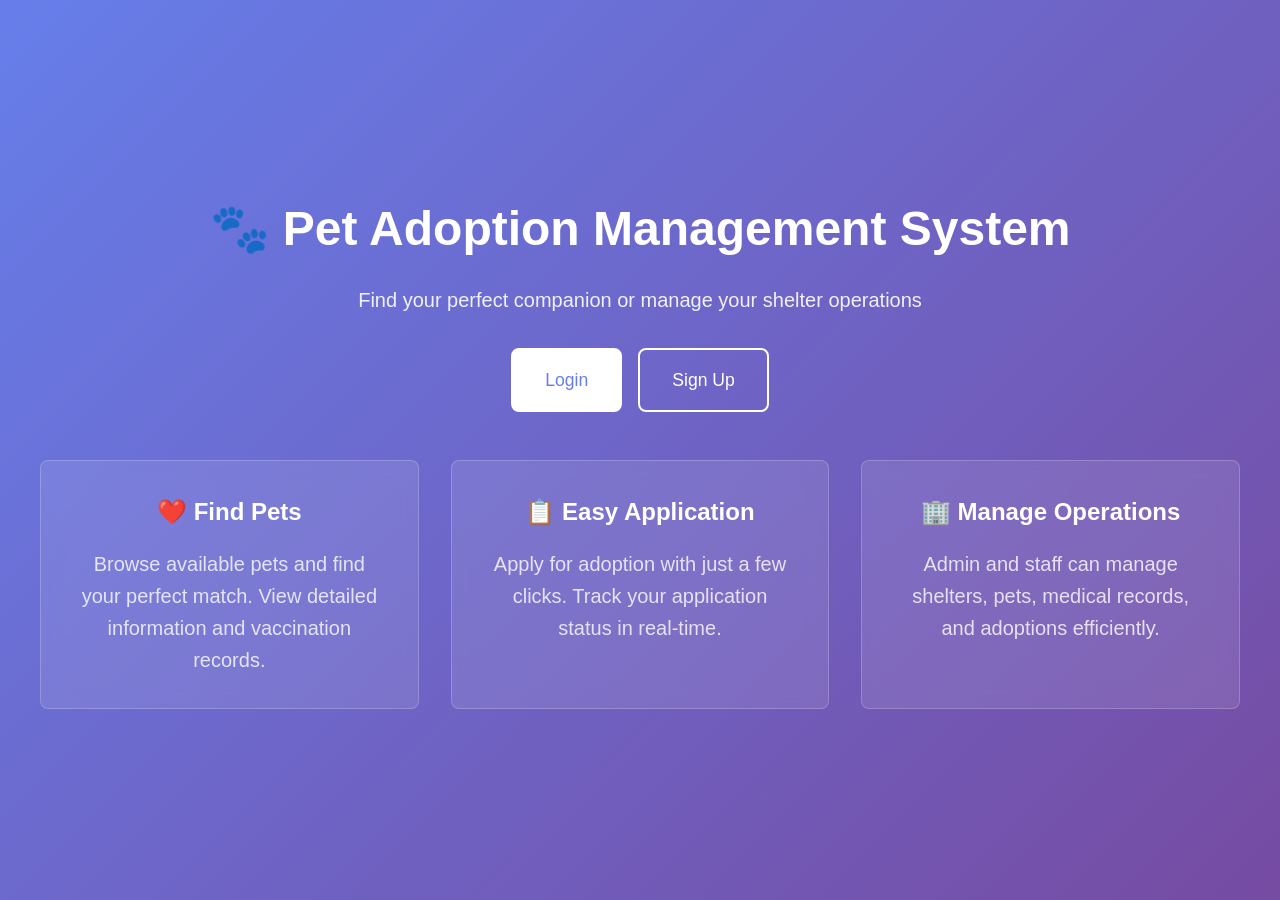
<file: frontend/index.html>
<!DOCTYPE html>
<html lang="en">
<head>
    <meta charset="UTF-8">
    <meta name="viewport" content="width=device-width, initial-scale=1.0">
    <title>Pet Adoption Management System</title>
    <link rel="stylesheet" href="css/style.css">
    <style>
        .landing-container {
            min-height: 100vh;
            display: flex;
            flex-direction: column;
            justify-content: center;
            align-items: center;
            background: linear-gradient(135deg, #667eea 0%, #764ba2 100%);
            color: white;
            text-align: center;
            padding: 2rem;
        }

        .landing-container h1 {
            font-size: 3rem;
            margin-bottom: 1rem;
            color: white;
        }

        .landing-container p {
            font-size: 1.25rem;
            margin-bottom: 2rem;
            color: rgba(255, 255, 255, 0.9);
        }

        .landing-buttons {
            display: flex;
            gap: 1rem;
            justify-content: center;
            flex-wrap: wrap;
            margin-bottom: 2rem;
        }

        .landing-btn {
            padding: 1rem 2rem;
            font-size: 1.1rem;
            border: 2px solid white;
            background: transparent;
            color: white;
            cursor: pointer;
            border-radius: 8px;
            transition: all 0.3s;
            text-decoration: none;
            display: inline-block;
        }

        .landing-btn:hover {
            background: white;
            color: #667eea;
            transform: translateY(-2px);
        }

        .landing-btn.primary {
            background: white;
            color: #667eea;
        }

        .landing-btn.primary:hover {
            background: rgba(255, 255, 255, 0.9);
        }

        .features {
            display: grid;
            grid-template-columns: repeat(auto-fit, minmax(250px, 1fr));
            gap: 2rem;
            margin-top: 3rem;
            max-width: 1200px;
            margin-left: auto;
            margin-right: auto;
        }

        .feature-card {
            background: rgba(255, 255, 255, 0.1);
            padding: 2rem;
            border-radius: 8px;
            backdrop-filter: blur(10px);
            border: 1px solid rgba(255, 255, 255, 0.2);
        }

        .feature-card h3 {
            color: white;
            margin-bottom: 1rem;
            font-size: 1.5rem;
        }

        .feature-card p {
            color: rgba(255, 255, 255, 0.8);
            margin: 0;
        }

        .loading {
            display: flex;
            align-items: center;
            justify-content: center;
            gap: 0.5rem;
        }

        .spinner {
            border: 3px solid rgba(255, 255, 255, 0.3);
            border-radius: 50%;
            border-top: 3px solid white;
            width: 20px;
            height: 20px;
            animation: spin 1s linear infinite;
        }

        @keyframes spin {
            0% { transform: rotate(0deg); }
            100% { transform: rotate(360deg); }
        }
    </style>
</head>
<body>
    <div class="landing-container">
        <div id="content">
            <h1>🐾 Pet Adoption Management System</h1>
            <p>Find your perfect companion or manage your shelter operations</p>
            
            <div class="landing-buttons">
                <a href="login.html" class="landing-btn primary">Login</a>
                <a href="login.html" class="landing-btn">Sign Up</a>
            </div>

            <div class="features">
                <div class="feature-card">
                    <h3>❤️ Find Pets</h3>
                    <p>Browse available pets and find your perfect match. View detailed information and vaccination records.</p>
                </div>
                <div class="feature-card">
                    <h3>📋 Easy Application</h3>
                    <p>Apply for adoption with just a few clicks. Track your application status in real-time.</p>
                </div>
                <div class="feature-card">
                    <h3>🏢 Manage Operations</h3>
                    <p>Admin and staff can manage shelters, pets, medical records, and adoptions efficiently.</p>
                </div>
            </div>
        </div>
    </div>

    <script src="js/api.js?v=20260408"></script>
    <script src="js/auth.js?v=20260408"></script>
    <script>
        // Check if user is logged in and redirect accordingly
        window.addEventListener('DOMContentLoaded', function() {
            const user = getCurrentUser();
            
            if (user && user.role) {
                // User is logged in, redirect based on role
                console.log('User logged in with role:', user.role);
                
                // Show loading message
                document.getElementById('content').innerHTML = `
                    <div class="loading">
                        <span>Redirecting to your dashboard</span>
                        <div class="spinner"></div>
                    </div>
                `;

                // Redirect based on role
                setTimeout(() => {
                    switch((user.role || '').toUpperCase()) {
                        case 'ADMIN':
                            window.location.href = 'admin-dashboard.html?v=20260408r2';
                            break;
                        case 'STAFF':
                            window.location.href = 'staff-dashboard.html?v=20260408r2';
                            break;
                        case 'ADOPTER':
                            window.location.href = 'adopter-dashboard.html?v=20260408r2';
                            break;
                        default:
                            console.log('Unknown role, clearing stale session:', user.role);
                            localStorage.removeItem('currentUser');
                            window.location.href = 'login.html';
                    }
                }, 1000);
            }
            // If not logged in, stay on landing page
        });
    </script>
</body>
</html>
</file>
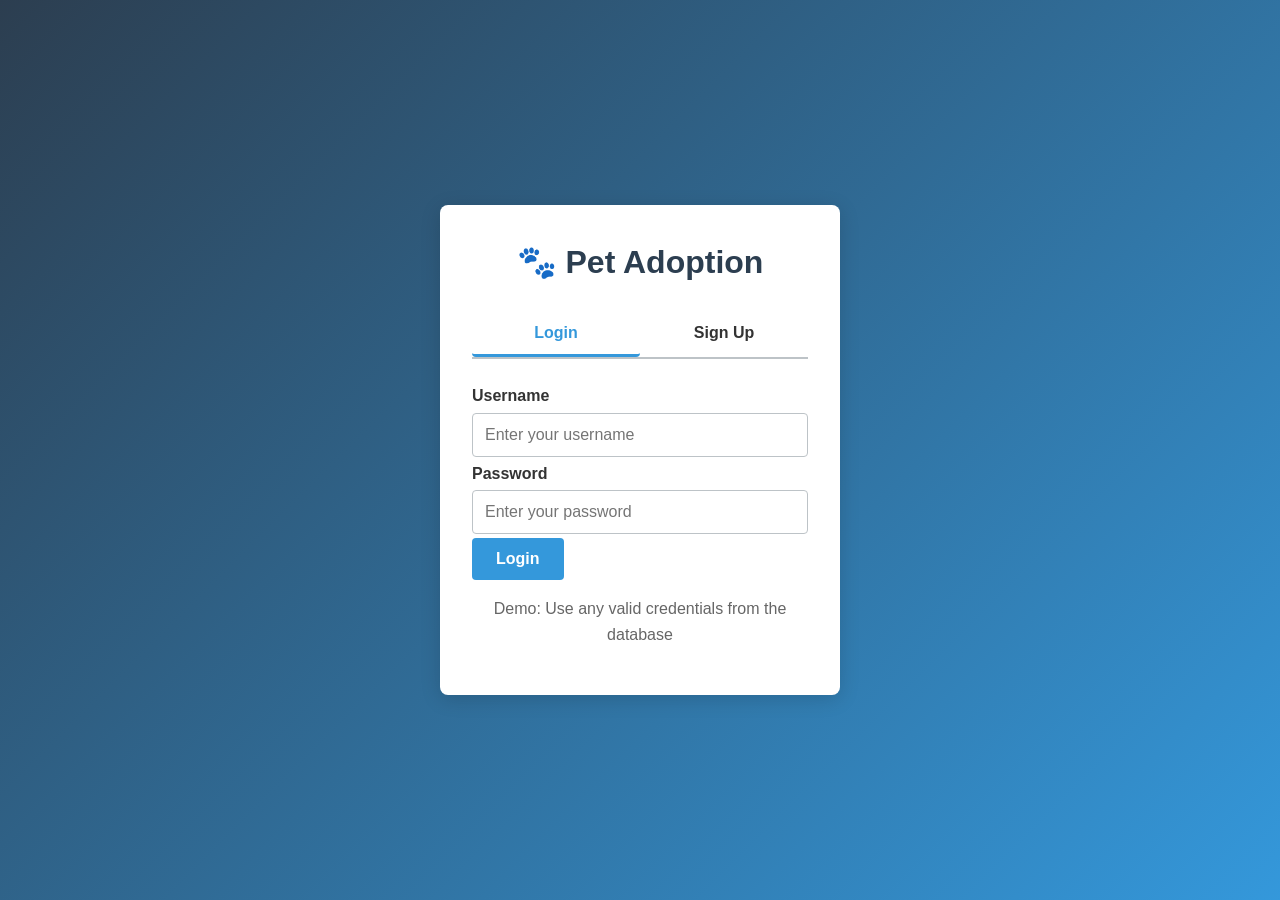
<file: frontend/admin-dashboard.html>
<!DOCTYPE html>
<html lang="en">
<head>
    <meta charset="UTF-8">
    <meta name="viewport" content="width=device-width, initial-scale=1.0">
    <title>Admin Dashboard - Pet Adoption System</title>
    <link rel="stylesheet" href="css/style.css">
</head>
<body>
    <!-- Navigation Bar -->
    <nav>
        <div class="logo">🐾 Pet Adoption Admin</div>
        <ul class="nav-links">
            <li><a href="#" onclick="switchSection('overview'); return false;">Dashboard</a></li>
            <li><a href="#" onclick="switchSection('pets'); return false;">Pets</a></li>
            <li><a href="#" onclick="switchSection('adoptions'); return false;">Adoptions</a></li>
            <li><a href="#" onclick="switchSection('reports'); return false;">Reports</a></li>
        </ul>
        <div class="user-info">
            <span id="username">Admin</span>
            <button class="logout-btn" onclick="logoutUser()">Logout</button>
        </div>
    </nav>

    <div class="dashboard">
        <!-- Sidebar -->
        <div class="sidebar">
            <ul>
                <li><a href="#" class="sidebar-link active" data-section="overview" onclick="switchSection('overview'); return false;">📊 Dashboard Overview</a></li>
                <li><a href="#" class="sidebar-link" data-section="pets" onclick="switchSection('pets'); return false;">🐕 Pets</a></li>
                <li><a href="#" class="sidebar-link" data-section="shelters" onclick="switchSection('shelters'); return false;">🏠 Shelters</a></li>
                <li><a href="#" class="sidebar-link" data-section="vets" onclick="switchSection('vets'); return false;">⚕️ Veterinarians</a></li>
                <li><a href="#" class="sidebar-link" data-section="medical-records" onclick="switchSection('medical-records'); return false;">📋 Medical Records</a></li>
                <li><a href="#" class="sidebar-link" data-section="vaccinations" onclick="switchSection('vaccinations'); return false;">💉 Vaccinations</a></li>
                <li><a href="#" class="sidebar-link" data-section="staff" onclick="switchSection('staff'); return false;">👥 Staff</a></li>
                <li><a href="#" class="sidebar-link" data-section="admins" onclick="switchSection('admins'); return false;">⚙️ Admins</a></li>
                <li><a href="#" class="sidebar-link" data-section="adoptions" onclick="switchSection('adoptions'); return false;">❤️ Adoptions</a></li>
                <li><a href="#" class="sidebar-link" data-section="reports" onclick="switchSection('reports'); return false;">📈 Reports</a></li>
            </ul>
        </div>

        <!-- Main Content -->
        <div class="main-content">
            <!-- Overview Section -->
            <div id="overview" class="content-section active">
                <h1>Dashboard Overview</h1>
                <div id="statistics-container"></div>
                
                <h2>Quick Actions</h2>
                <div class="btn-group">
                    <button class="btn btn-primary" onclick="switchSection('pets'); showAddPetForm()">+ Add Pet</button>
                    <button class="btn btn-primary" onclick="switchSection('shelters'); showAddShelterForm()">+ Add Shelter</button>
                    <button class="btn btn-primary" onclick="switchSection('vets'); showAddVetForm()">+ Add Vet</button>
                    <button class="btn btn-primary" onclick="switchSection('staff'); showAddStaffForm()">+ Add Staff</button>
                </div>
            </div>

            <!-- Pets Section -->
            <div id="pets" class="content-section">
                <div style="display: flex; justify-content: space-between; align-items: center; margin-bottom: 1.5rem;">
                    <h1>Pet Management</h1>
                    <button class="btn btn-primary" onclick="showAddPetForm()">+ Add New Pet</button>
                </div>
                <div id="pets-container"></div>
            </div>

            <!-- Shelters Section -->
            <div id="shelters" class="content-section">
                <div style="display: flex; justify-content: space-between; align-items: center; margin-bottom: 1.5rem;">
                    <h1>Shelter Management</h1>
                    <button class="btn btn-primary" onclick="showAddShelterForm()">+ Add New Shelter</button>
                </div>
                <div id="shelters-container"></div>
            </div>

            <!-- Vets Section -->
            <div id="vets" class="content-section">
                <div style="display: flex; justify-content: space-between; align-items: center; margin-bottom: 1.5rem;">
                    <h1>Veterinarian Management</h1>
                    <button class="btn btn-primary" onclick="showAddVetForm()">+ Add New Vet</button>
                </div>
                <div id="vets-container"></div>
            </div>

            <!-- Medical Records Section -->
            <div id="medical-records" class="content-section">
                <h1>Medical Records Management</h1>
                <div id="medical-records-container"></div>
            </div>

            <!-- Vaccinations Section -->
            <div id="vaccinations" class="content-section">
                <h1>Vaccination Management</h1>
                <div id="vaccinations-container"></div>
            </div>

            <!-- Staff Section -->
            <div id="staff" class="content-section">
                <div style="display: flex; justify-content: space-between; align-items: center; margin-bottom: 1.5rem;">
                    <h1>Staff Management</h1>
                    <button class="btn btn-primary" onclick="showAddStaffForm()">+ Add New Staff</button>
                </div>
                <div id="staff-container"></div>
            </div>

            <!-- Admins Section -->
            <div id="admins" class="content-section">
                <div style="display: flex; justify-content: space-between; align-items: center; margin-bottom: 1.5rem;">
                    <h1>Admin Management</h1>
                    <button class="btn btn-primary" onclick="showAddAdminForm()">+ Add New Admin</button>
                </div>
                <div id="admins-container"></div>
            </div>

            <!-- Adoptions Section -->
            <div id="adoptions" class="content-section">
                <div style="display: flex; justify-content: space-between; align-items: center; margin-bottom: 1.5rem;">
                    <h1>Adoption Requests</h1>
                    <button class="btn btn-success" onclick="exportAdoptionReport()">📥 Export Report</button>
                </div>
                <div id="adoption-requests-container"></div>
            </div>

            <!-- Reports Section -->
            <div id="reports" class="content-section">
                <h1>Reports & Analytics</h1>
                
                <h2>Adoption Statistics</h2>
                <div id="adoption-stats-container"></div>

                <h2 style="margin-top: 2rem;">Pet Status Report</h2>
                <div id="pet-status-report-container"></div>

                <h2 style="margin-top: 2rem;">Shelter Capacity Utilization</h2>
                <div id="shelter-capacity-container"></div>
            </div>
        </div>
    </div>

    <script src="js/api.js?v=20260408r3"></script>
    <script src="js/auth.js?v=20260408r3"></script>
    <script src="js/pets.js?v=20260408r3"></script>
    <script src="js/adoptions.js?v=20260408r3"></script>
    <script>
        // Initialize admin dashboard
        window.addEventListener('DOMContentLoaded', function() {
            checkAuthStatus();
            const user = getCurrentUser();
            const role = (user.role || '').toUpperCase();
            if (role !== 'ADMIN') {
                if (role === 'STAFF') {
                    window.location.href = 'staff-dashboard.html?v=20260408r3';
                    return;
                }
                if (role === 'ADOPTER') {
                    window.location.href = 'adopter-dashboard.html?v=20260408r3';
                    return;
                }
                alert('Session invalid. Please login again.');
                localStorage.removeItem('currentUser');
                window.location.href = 'login.html';
                return;
            }
            document.getElementById('username').textContent = user.username || 'Admin';
            loadOverview();
        });

        // Switch between sections
        function switchSection(sectionId) {
            // Hide all sections
            document.querySelectorAll('.content-section').forEach(section => {
                section.classList.remove('active');
            });

            // Update sidebar
            document.querySelectorAll('.sidebar-link').forEach(link => {
                link.classList.remove('active');
            });

            // Show selected section
            document.getElementById(sectionId).classList.add('active');
            
            // Update sidebar highlighting
            const sidebarLink = document.querySelector(`.sidebar-link[data-section="${sectionId}"]`);
            if (sidebarLink) {
                sidebarLink.classList.add('active');
            }

            // Load content based on section
            switch(sectionId) {
                case 'overview':
                    loadOverview();
                    break;
                case 'pets':
                    displayAllPets('pets-container');
                    break;
                case 'shelters':
                    displayAllShelters('shelters-container');
                    break;
                case 'vets':
                    displayAllVets('vets-container');
                    break;
                case 'medical-records':
                    displayAllMedicalRecords('medical-records-container');
                    break;
                case 'vaccinations':
                    displayAllVaccinations('vaccinations-container');
                    break;
                case 'staff':
                    displayAllStaff('staff-container');
                    break;
                case 'admins':
                    displayAllAdmins('admins-container');
                    break;
                case 'adoptions':
                    displayAdoptionRequests('adoption-requests-container');
                    break;
                case 'reports':
                    loadReports();
                    break;
            }
        }

        // Load overview with statistics
        async function loadOverview() {
            try {
                await displayAdoptionStatistics('statistics-container');
            } catch (error) {
                console.error('Error loading overview:', error);
            }
        }

        // Load reports
        async function loadReports() {
            await displayAdoptionStatistics('adoption-stats-container');
            await displayPetStatusReport('pet-status-report-container');
            await displayShelterCapacityUtilization('shelter-capacity-container');
        }

        // Display all shelters
        async function displayAllShelters(containerId) {
            const container = document.getElementById(containerId);
            container.innerHTML = '<p>Loading shelters...</p>';

            try {
                const shelters = await getAllShelters();

                if (!shelters || shelters.length === 0) {
                    container.innerHTML = '<p>No shelters found.</p>';
                    return;
                }

                let html = '<table class="shelters-table"><thead><tr>' +
                    '<th>Name</th><th>Capacity</th><th>Contact</th><th>Actions</th>' +
                    '</tr></thead><tbody>';

                shelters.forEach(shelter => {
                    html += `
                        <tr>
                            <td>${shelter.name}</td>
                            <td>${shelter.capacity}</td>
                            <td>${shelter.contactNo}</td>
                            <td>
                                <button onclick="editShelterForm(${shelter.shelterId})" class="btn-small">Edit</button>
                                <button onclick="deleteShelterConfirm(${shelter.shelterId})" class="btn-small danger">Delete</button>
                            </td>
                        </tr>
                    `;
                });

                html += '</tbody></table>';
                container.innerHTML = html;
            } catch (error) {
                container.innerHTML = '<p class="error">Error loading shelters</p>';
            }
        }

        // Display all vets
        async function displayAllVets(containerId) {
            const container = document.getElementById(containerId);
            container.innerHTML = '<p>Loading vets...</p>';

            try {
                const vets = await getAllVets();

                if (!vets || vets.length === 0) {
                    container.innerHTML = '<p>No vets found.</p>';
                    return;
                }

                let html = '<table class="vets-table"><thead><tr>' +
                    '<th>Name</th><th>Clinic</th><th>Phone</th><th>Specialization</th><th>Actions</th>' +
                    '</tr></thead><tbody>';

                vets.forEach(vet => {
                    html += `
                        <tr>
                            <td>${vet.name}</td>
                            <td>${vet.clinicName}</td>
                            <td>${vet.phone}</td>
                            <td>${vet.specialization}</td>
                            <td>
                                <button onclick="editVetForm(${vet.vetId})" class="btn-small">Edit</button>
                                <button onclick="deleteVetConfirm(${vet.vetId})" class="btn-small danger">Delete</button>
                            </td>
                        </tr>
                    `;
                });

                html += '</tbody></table>';
                container.innerHTML = html;
            } catch (error) {
                container.innerHTML = '<p class="error">Error loading vets</p>';
            }
        }

        // Display all medical records
        async function displayAllMedicalRecords(containerId) {
            const container = document.getElementById(containerId);
            container.innerHTML = '<p>Loading medical records...</p>';

            try {
                const records = await getAllMedicalRecords();

                if (!records || records.length === 0) {
                    container.innerHTML = '<p>No medical records found.</p>';
                    return;
                }

                let html = '<table class="records-table"><thead><tr>' +
                    '<th>Pet</th><th>Diagnosis</th><th>Treatment</th><th>Visit Date</th><th>Actions</th>' +
                    '</tr></thead><tbody>';

                records.forEach(record => {
                    html += `
                        <tr>
                            <td>${record.pet?.name || 'N/A'}</td>
                            <td>${record.diagnosis}</td>
                            <td>${record.treatment}</td>
                            <td>${record.visitDate}</td>
                            <td>
                                <button onclick="editMedicalRecordForm(${record.medicalRecordId})" class="btn-small">Edit</button>
                                <button onclick="deleteMedicalRecordConfirm(${record.medicalRecordId})" class="btn-small danger">Delete</button>
                            </td>
                        </tr>
                    `;
                });

                html += '</tbody></table>';
                container.innerHTML = html;
            } catch (error) {
                container.innerHTML = '<p class="error">Error loading medical records</p>';
            }
        }

        // Display all vaccinations
        async function displayAllVaccinations(containerId) {
            const container = document.getElementById(containerId);
            container.innerHTML = '<p>Loading vaccinations...</p>';

            try {
                const vaccinations = await getAllVaccinations();

                if (!vaccinations || vaccinations.length === 0) {
                    container.innerHTML = '<p>No vaccinations found.</p>';
                    return;
                }

                let html = '<table class="vaccinations-table"><thead><tr>' +
                    '<th>Pet</th><th>Vaccine Name</th><th>Date</th><th>Next Due</th><th>Status</th><th>Actions</th>' +
                    '</tr></thead><tbody>';

                vaccinations.forEach(vac => {
                    html += `
                        <tr>
                            <td>${vac.pet?.name || 'N/A'}</td>
                            <td>${vac.vaccineName}</td>
                            <td>${vac.vaccinationDate}</td>
                            <td>${vac.nextDueDate || 'N/A'}</td>
                            <td><span class="status ${vac.status.toLowerCase()}">${vac.status}</span></td>
                            <td>
                                <button onclick="editVaccinationForm(${vac.vaccinationId})" class="btn-small">Edit</button>
                                <button onclick="deleteVaccinationConfirm(${vac.vaccinationId})" class="btn-small danger">Delete</button>
                            </td>
                        </tr>
                    `;
                });

                html += '</tbody></table>';
                container.innerHTML = html;
            } catch (error) {
                container.innerHTML = '<p class="error">Error loading vaccinations</p>';
            }
        }

        // Display all staff
        async function displayAllStaff(containerId) {
            const container = document.getElementById(containerId);
            container.innerHTML = '<p>Loading staff...</p>';

            try {
                const staff = await getAllStaff();

                if (!staff || staff.length === 0) {
                    container.innerHTML = '<p>No staff found.</p>';
                    return;
                }

                let html = '<table class="staff-table"><thead><tr>' +
                    '<th>Name</th><th>Position</th><th>Shelter</th><th>Phone</th><th>Actions</th>' +
                    '</tr></thead><tbody>';

                staff.forEach(s => {
                    const staffName = s.name || s.user?.username || 'N/A';
                    const staffPosition = s.position || s.role || 'N/A';
                    html += `
                        <tr>
                            <td>${staffName}</td>
                            <td>${staffPosition}</td>
                            <td>${s.shelter?.name || 'N/A'}</td>
                            <td>${s.phone || 'N/A'}</td>
                            <td>
                                <button onclick="editStaffForm(${s.staffId})" class="btn-small">Edit</button>
                                <button onclick="deleteStaffConfirm(${s.staffId})" class="btn-small danger">Delete</button>
                            </td>
                        </tr>
                    `;
                });

                html += '</tbody></table>';
                container.innerHTML = html;
            } catch (error) {
                container.innerHTML = '<p class="error">Error loading staff</p>';
            }
        }

        // Display all admins
        async function displayAllAdmins(containerId) {
            const container = document.getElementById(containerId);
            container.innerHTML = '<p>Loading admins...</p>';

            try {
                const admins = await getAllAdmins();

                if (!admins || admins.length === 0) {
                    container.innerHTML = '<p>No admins found.</p>';
                    return;
                }

                let html = '<table class="admins-table"><thead><tr>' +
                    '<th>Name</th><th>Permissions</th><th>Actions</th>' +
                    '</tr></thead><tbody>';

                admins.forEach(admin => {
                    html += `
                        <tr>
                            <td>${admin.name || admin.user?.username}</td>
                            <td>${admin.permissions || 'Full Access'}</td>
                            <td>
                                <button onclick="editAdminForm(${admin.adminId})" class="btn-small">Edit</button>
                            </td>
                        </tr>
                    `;
                });

                html += '</tbody></table>';
                container.innerHTML = html;
            } catch (error) {
                container.innerHTML = '<p class="error">Error loading admins</p>';
            }
        }

        // Display pet status report
        async function displayPetStatusReport(containerId) {
            const container = document.getElementById(containerId);
            container.innerHTML = '<p>Loading report...</p>';

            try {
                const report = await getPetStatusReport();

                if (!report) {
                    container.innerHTML = '<p>No report data available.</p>';
                    return;
                }

                const normalized = Array.isArray(report)
                    ? report.map(item => Array.isArray(item) ? { status: item[0], count: item[1] } : item)
                    : Object.entries(report).map(([status, count]) => ({ status, count }));

                let html = '<div class="statistics-grid">';
                normalized.forEach(({ status, count }) => {
                    html += `
                        <div class="stat-card">
                            <h3>${status ?? 'Unknown'}</h3>
                            <p class="stat-number">${count ?? 0}</p>
                        </div>
                    `;
                });
                html += '</div>';

                container.innerHTML = html;
            } catch (error) {
                container.innerHTML = '<p class="error">Error loading report</p>';
            }
        }

        // Display shelter capacity utilization
        async function displayShelterCapacityUtilization(containerId) {
            const container = document.getElementById(containerId);
            container.innerHTML = '<p>Loading shelter capacity...</p>';

            try {
                const utilization = await getShelterCapacityUtilization();

                if (!utilization || utilization.length === 0) {
                    container.innerHTML = '<p>No shelter data available.</p>';
                    return;
                }

                let html = '<table class="capacity-table"><thead><tr>' +
                    '<th>Shelter</th><th>Capacity</th><th>Current</th><th>Utilization %</th>' +
                    '</tr></thead><tbody>';

                utilization.forEach(item => {
                    const shelterName = Array.isArray(item) ? item[1] : (item.shelterName || item.name);
                    const capacity = Number(Array.isArray(item) ? item[2] : item.capacity);
                    const current = Number(Array.isArray(item) ? item[3] : (item.current ?? item.totalPets));
                    const utilizationPercent = Number(Array.isArray(item) ? item[4] : item.utilizationPercent);
                    const utilRaw = Number.isFinite(utilizationPercent)
                        ? utilizationPercent
                        : (capacity > 0 ? (current / capacity) * 100 : 0);
                    const util = Math.max(0, utilRaw).toFixed(1);

                    html += `
                        <tr>
                            <td>${shelterName || 'N/A'}</td>
                            <td>${Number.isFinite(capacity) ? capacity : 'N/A'}</td>
                            <td>${Number.isFinite(current) ? current : 'N/A'}</td>
                            <td>
                                <div style="background: #ecf0f1; border-radius: 10px; overflow: hidden; height: 20px;">
                                    <div style="background: ${util > 80 ? '#e74c3c' : util > 60 ? '#f39c12' : '#27ae60'}; width: ${util}%; height: 100%; transition: width 0.3s;"></div>
                                </div>
                                ${util}%
                            </td>
                        </tr>
                    `;
                });

                html += '</tbody></table>';
                container.innerHTML = html;
            } catch (error) {
                container.innerHTML = '<p class="error">Error loading shelter capacity</p>';
            }
        }

        // Logout function
        function logoutUser() {
            if (confirm('Are you sure you want to logout?')) {
                logout();
                window.location.href = 'login.html';
            }
        }

        // Helper functions for deletion
        function deleteShelterConfirm(shelterId) {
            if (confirm('Are you sure you want to delete this shelter?')) {
                deleteShelter(shelterId).then(() => {
                    displayAllShelters('shelters-container');
                });
            }
        }

        function deleteVetConfirm(vetId) {
            if (confirm('Are you sure you want to delete this vet?')) {
                deleteVet(vetId).then(() => {
                    displayAllVets('vets-container');
                });
            }
        }

        function deleteMedicalRecordConfirm(recordId) {
            if (confirm('Are you sure you want to delete this medical record?')) {
                deleteMedicalRecord(recordId).then(() => {
                    displayAllMedicalRecords('medical-records-container');
                });
            }
        }

        function deleteVaccinationConfirm(vacId) {
            if (confirm('Are you sure you want to delete this vaccination?')) {
                deleteVaccination(vacId).then(() => {
                    displayAllVaccinations('vaccinations-container');
                });
            }
        }

        function deleteStaffConfirm(staffId) {
            if (confirm('Are you sure you want to delete this staff member?')) {
                deleteStaff(staffId).then(() => {
                    displayAllStaff('staff-container');
                });
            }
        }

        // Additional form and edit functions would go here
        function showAddShelterForm() {
            alert('Shelter form implementation pending');
        }

        function editShelterForm(shelterId) {
            alert('Edit shelter form implementation pending');
        }

        function showAddVetForm() {
            alert('Vet form implementation pending');
        }

        function editVetForm(vetId) {
            alert('Edit vet form implementation pending');
        }

        function editMedicalRecordForm(recordId) {
            alert('Edit medical record form implementation pending');
        }

        function editVaccinationForm(vacId) {
            alert('Edit vaccination form implementation pending');
        }

        function showAddStaffForm() {
            alert('Staff form implementation pending');
        }

        function editStaffForm(staffId) {
            alert('Edit staff form implementation pending');
        }

        function showAddAdminForm() {
            alert('Admin form implementation pending');
        }

        function editAdminForm(adminId) {
            alert('Edit admin form implementation pending');
        }
    </script>
</body>
</html>
</file>
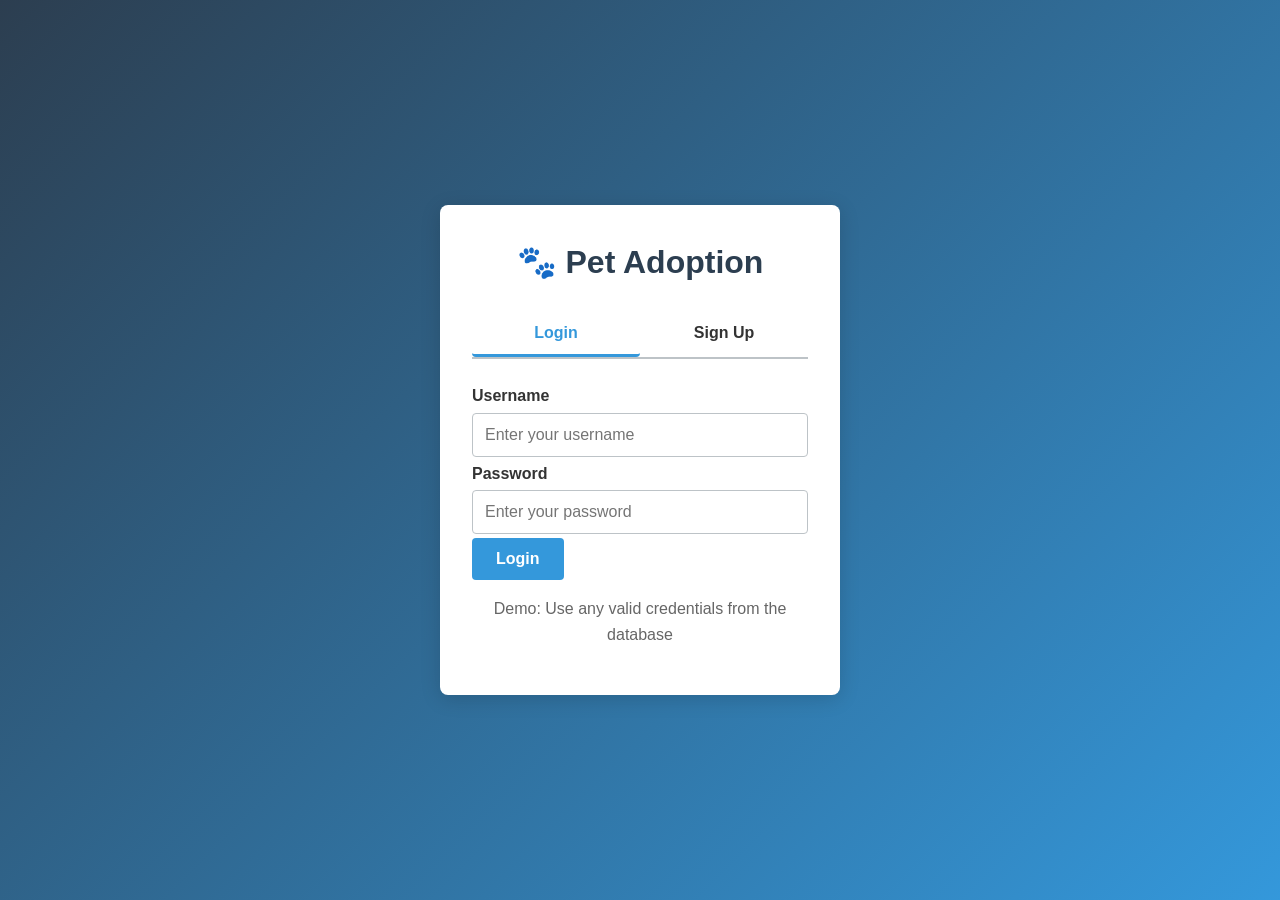
<file: frontend/adopter-dashboard.html>
<!DOCTYPE html>
<html lang="en">
<head>
    <meta charset="UTF-8">
    <meta name="viewport" content="width=device-width, initial-scale=1.0">
    <title>Adopter Portal - Pet Adoption System</title>
    <link rel="stylesheet" href="css/style.css">
</head>
<body>
    <!-- Navigation Bar -->
    <nav>
        <div class="logo">🐾 Pet Adoption Portal</div>
        <ul class="nav-links">
            <li><a href="#" onclick="switchSection('available-pets'); return false;">Available Pets</a></li>
            <li><a href="#" onclick="switchSection('my-adoptions'); return false;">My Applications</a></li>
            <li><a href="#" onclick="switchSection('profile'); return false;">My Profile</a></li>
        </ul>
        <div class="user-info">
            <span id="username">Adopter</span>
            <button class="logout-btn" onclick="logoutUser()">Logout</button>
        </div>
    </nav>

    <div class="dashboard">
        <!-- Sidebar -->
        <div class="sidebar">
            <ul>
                <li><a href="#" class="sidebar-link active" data-section="available-pets" onclick="switchSection('available-pets'); return false;">🐕 Available Pets</a></li>
                <li><a href="#" class="sidebar-link" data-section="my-adoptions" onclick="switchSection('my-adoptions'); return false;">❤️ My Applications</a></li>
                <li><a href="#" class="sidebar-link" data-section="pet-search" onclick="switchSection('pet-search'); return false;">🔍 Search Pets</a></li>
                <li><a href="#" class="sidebar-link" data-section="profile" onclick="switchSection('profile'); return false;">👤 My Profile</a></li>
                <li><a href="#" class="sidebar-link" data-section="faq" onclick="switchSection('faq'); return false;">❓ FAQ</a></li>
            </ul>
        </div>

        <!-- Main Content -->
        <div class="main-content">
            <!-- Available Pets Section -->
            <div id="available-pets" class="content-section active">
                <h1>🐾 Available Pets for Adoption</h1>
                <p>Browse our available pets and apply for adoption below.</p>
                <div id="available-pets-container"></div>
            </div>

            <!-- My Adoptions Section -->
            <div id="my-adoptions" class="content-section">
                <h1>❤️ My Adoption Applications</h1>
                <p>Track the status of your adoption applications.</p>
                <div id="my-adoptions-container"></div>
            </div>

            <!-- Pet Search Section -->
            <div id="pet-search" class="content-section">
                <h1>🔍 Search for Pets</h1>
                <div class="search-filters" style="background: white; padding: 1.5rem; border-radius: 8px; margin-bottom: 2rem; box-shadow: 0 2px 10px rgba(0, 0, 0, 0.1);">
                    <div style="display: grid; grid-template-columns: repeat(auto-fit, minmax(200px, 1fr)); gap: 1rem;">
                        <div class="form-group">
                            <label for="filter-species">Species</label>
                            <select id="filter-species">
                                <option value="">All Species</option>
                                <option value="Dog">Dogs</option>
                                <option value="Cat">Cats</option>
                                <option value="Rabbit">Rabbits</option>
                                <option value="Bird">Birds</option>
                            </select>
                        </div>
                        <div class="form-group">
                            <label for="filter-age">Age Range</label>
                            <select id="filter-age">
                                <option value="">All Ages</option>
                                <option value="0-1">0-1 years</option>
                                <option value="1-3">1-3 years</option>
                                <option value="3-5">3-5 years</option>
                                <option value="5+">5+ years</option>
                            </select>
                        </div>
                        <div class="form-group">
                            <label for="filter-gender">Gender</label>
                            <select id="filter-gender">
                                <option value="">All</option>
                                <option value="Male">Male</option>
                                <option value="Female">Female</option>
                            </select>
                        </div>
                        <div class="form-group">
                            <label for="filter-health">Health Status</label>
                            <select id="filter-health">
                                <option value="">All</option>
                                <option value="Healthy">Healthy</option>
                                <option value="Recovering">Recovering</option>
                            </select>
                        </div>
                    </div>
                    <button class="btn btn-primary" onclick="applyFilters()" style="margin-top: 1rem;">Search</button>
                    <button class="btn btn-secondary" onclick="clearFilters()" style="margin-top: 1rem; margin-left: 0.5rem;">Clear</button>
                </div>
                <div id="search-results-container"></div>
            </div>

            <!-- Profile Section -->
            <div id="profile" class="content-section">
                <h1>👤 My Profile</h1>
                <div id="profile-container"></div>
            </div>

            <!-- FAQ Section -->
            <div id="faq" class="content-section">
                <h1>❓ Frequently Asked Questions</h1>
                <div class="faq-container">
                    <div class="faq-item">
                        <h3>How do I apply for adoption?</h3>
                        <p>Browse the available pets section, find a pet you'd like to adopt, and click the "Apply for Adoption" button. Fill out your application and submit it. Our team will review your application and contact you.</p>
                    </div>
                    <div class="faq-item">
                        <h3>What documents do I need to provide?</h3>
                        <p>You'll need to provide proof of residence, an ID, and references. Our staff will contact you for more details during the application process.</p>
                    </div>
                    <div class="faq-item">
                        <h3>How long does the approval process take?</h3>
                        <p>Typically, the approval process takes 5-7 business days. You'll receive an email or phone call with the status of your application.</p>
                    </div>
                    <div class="faq-item">
                        <h3>Can I track my application status?</h3>
                        <p>Yes! You can view the status of all your applications in the "My Applications" section of your dashboard.</p>
                    </div>
                    <div class="faq-item">
                        <h3>What if my application is rejected?</h3>
                        <p>If your application is rejected, we'll provide you with feedback on why. You can improve your application and try again for another pet.</p>
                    </div>
                    <div class="faq-item">
                        <h3>Is there an adoption fee?</h3>
                        <p>Adoption fees vary depending on the pet. Feel free to contact our staff for more information about specific pets.</p>
                    </div>
                </div>
            </div>
        </div>
    </div>

    <script src="js/api.js?v=20260408r3"></script>
    <script src="js/auth.js?v=20260408r3"></script>
    <script src="js/pets.js?v=20260408r3"></script>
    <script src="js/adoptions.js?v=20260408r3"></script>
    <script>
        // Initialize adopter dashboard
        window.addEventListener('DOMContentLoaded', function() {
            // Check authentication
            checkAuthStatus();
            const user = getCurrentUser();
            const role = (user.role || '').toUpperCase();
            
            // Verify user is adopter
            if (role !== 'ADOPTER') {
                if (role === 'ADMIN') {
                    window.location.href = 'admin-dashboard.html?v=20260408r2';
                    return;
                }
                if (role === 'STAFF') {
                    window.location.href = 'staff-dashboard.html?v=20260408r2';
                    return;
                }
                alert('Session invalid. Please login again.');
                localStorage.removeItem('currentUser');
                window.location.href = 'login.html';
                return;
            }
            
            document.getElementById('username').textContent = user.username || 'Adopter';
            loadAvailablePets();
            loadProfile();
        });

        // Switch between sections
        function switchSection(sectionId) {
            // Hide all sections
            document.querySelectorAll('.content-section').forEach(section => {
                section.classList.remove('active');
            });

            // Update sidebar
            document.querySelectorAll('.sidebar-link').forEach(link => {
                link.classList.remove('active');
            });

            // Show selected section
            document.getElementById(sectionId).classList.add('active');

            // Update sidebar highlighting
            const sidebarLink = document.querySelector(`.sidebar-link[data-section="${sectionId}"]`);
            if (sidebarLink) {
                sidebarLink.classList.add('active');
            }

            // Load content based on section
            switch(sectionId) {
                case 'available-pets':
                    loadAvailablePets();
                    break;
                case 'my-adoptions':
                    displayMyAdoptions('my-adoptions-container');
                    break;
                case 'pet-search':
                    // Search section is pre-populated
                    break;
                case 'profile':
                    loadProfile();
                    break;
                case 'faq':
                    // FAQ is static
                    break;
            }
        }

        // Load available pets
        async function loadAvailablePets() {
            try {
                await displayAvailablePets('available-pets-container');
            } catch (error) {
                console.error('Error loading available pets:', error);
                document.getElementById('available-pets-container').innerHTML = 
                    '<p class="error">Error loading pets. Please try again later.</p>';
            }
        }

        // Load adopter profile
        async function loadProfile() {
            const container = document.getElementById('profile-container');
            
            try {
                const user = getCurrentUser();
                
                // In a real app, this would fetch from the API
                // For now, we'll display basic info
                let html = `
                    <div class="card">
                        <h2>Account Information</h2>
                        <div class="profile-info">
                            <p><strong>Username:</strong> ${user.username}</p>
                            <p><strong>Role:</strong> ${user.role}</p>
                            <hr style="margin: 1rem 0;">
                            <h3>Next Steps</h3>
                            <ul>
                                <li>Complete your profile information</li>
                                <li>Browse available pets</li>
                                <li>Apply for adoption of pets you love</li>
                                <li>Track your applications</li>
                            </ul>
                        </div>
                    </div>
                `;
                
                container.innerHTML = html;
            } catch (error) {
                container.innerHTML = '<p class="error">Error loading profile</p>';
            }
        }

        // Apply filters
        async function applyFilters() {
            const species = document.getElementById('filter-species').value;
            const age = document.getElementById('filter-age').value;
            const gender = document.getElementById('filter-gender').value;
            const health = document.getElementById('filter-health').value;

            const container = document.getElementById('search-results-container');
            container.innerHTML = '<p>Searching...</p>';

            try {
                const pets = await getAvailablePets();
                
                // Filter results
                let filtered = pets;

                if (species) {
                    filtered = filtered.filter(p => p.species === species);
                }

                if (gender) {
                    filtered = filtered.filter(p => p.gender === gender);
                }

                if (health) {
                    filtered = filtered.filter(p => p.healthStatus === health);
                }

                if (age) {
                    const [minAge, maxAge] = parseAgeRange(age);
                    filtered = filtered.filter(p => p.age >= minAge && (maxAge === Infinity || p.age <= maxAge));
                }

                // Display results
                if (filtered.length === 0) {
                    container.innerHTML = '<p>No pets match your search criteria.</p>';
                    return;
                }

                let html = '<div class="pets-grid">';
                filtered.forEach(pet => {
                    html += `
                        <div class="pet-card featured">
                            <h3>${pet.name}</h3>
                            <p><strong>Species:</strong> ${pet.species}</p>
                            <p><strong>Breed:</strong> ${pet.breed}</p>
                            <p><strong>Age:</strong> ${pet.age} years</p>
                            <p><strong>Gender:</strong> ${pet.gender}</p>
                            <p><strong>Health:</strong> <span class="status ${pet.healthStatus.toLowerCase()}">${pet.healthStatus}</span></p>
                            <div class="actions">
                                <button onclick="viewPetDetails(${pet.petId})" class="btn-small">View Details</button>
                                <button onclick="adoptPet(${pet.petId})" class="btn-small success">Apply for Adoption</button>
                            </div>
                        </div>
                    `;
                });
                html += '</div>';

                container.innerHTML = html;
            } catch (error) {
                container.innerHTML = '<p class="error">Error searching pets</p>';
            }
        }

        // Parse age range filter
        function parseAgeRange(range) {
            const ranges = {
                '0-1': [0, 1],
                '1-3': [1, 3],
                '3-5': [3, 5],
                '5+': [5, Infinity]
            };
            return ranges[range] || [0, Infinity];
        }

        // Clear filters
        function clearFilters() {
            document.getElementById('filter-species').value = '';
            document.getElementById('filter-age').value = '';
            document.getElementById('filter-gender').value = '';
            document.getElementById('filter-health').value = '';
            document.getElementById('search-results-container').innerHTML = '';
        }

        // Logout function
        function logoutUser() {
            if (confirm('Are you sure you want to logout?')) {
                logout();
                window.location.href = 'login.html';
            }
        }

        // FAQ styling
        const style = document.createElement('style');
        style.textContent = `
            .faq-container {
                display: grid;
                gap: 1.5rem;
            }

            .faq-item {
                background: white;
                padding: 1.5rem;
                border-radius: 8px;
                border-left: 4px solid #3498db;
                box-shadow: 0 2px 10px rgba(0, 0, 0, 0.1);
            }

            .faq-item h3 {
                color: #2c3e50;
                margin-bottom: 0.75rem;
            }

            .faq-item p {
                color: #555;
                line-height: 1.6;
            }

            .profile-info {
                font-size: 1.05rem;
            }

            .profile-info p {
                margin-bottom: 1rem;
            }
        `;
        document.head.appendChild(style);
    </script>
</body>
</html>
</file>
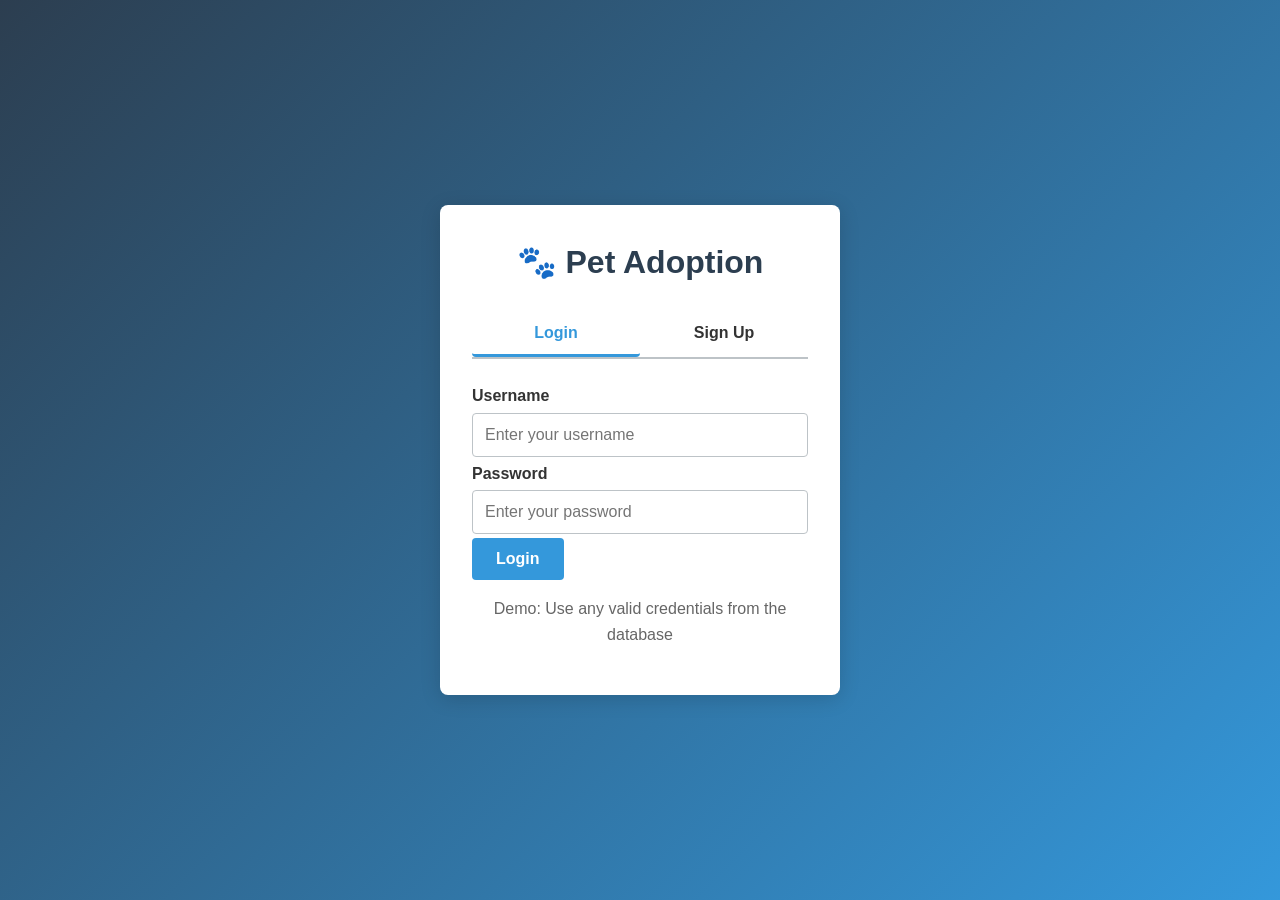
<file: frontend/login.html>
<!DOCTYPE html>
<html lang="en">
<head>
    <meta charset="UTF-8">
    <meta name="viewport" content="width=device-width, initial-scale=1.0">
    <title>Pet Adoption System - Login</title>
    <link rel="stylesheet" href="css/style.css">
    <link rel="icon" href="data:image/svg+xml,<svg xmlns='http://www.w3.org/2000/svg' viewBox='0 0 100 100'><text y='50' font-size='50' text-anchor='middle' dy='.3em'>🐾</text></svg>" />
</head>
<body>
    <div class="auth-container">
        <div class="auth-card">
            <h1>🐾 Pet Adoption</h1>
            
            <div class="auth-tabs">
                <button class="tab-btn active" onclick="toggleAuthForm('login')">Login</button>
                <button class="tab-btn" onclick="toggleAuthForm('signup')">Sign Up</button>
            </div>

            <!-- Login Form -->
            <form id="loginForm" class="auth-form active" onsubmit="handleLogin(event)">
                <div class="form-group">
                    <label for="login-username">Username</label>
                    <input 
                        type="text" 
                        id="login-username" 
                        placeholder="Enter your username"
                        required
                    >
                    <span class="error-message" id="login-username-error"></span>
                </div>

                <div class="form-group">
                    <label for="login-password">Password</label>
                    <input 
                        type="password" 
                        id="login-password" 
                        placeholder="Enter your password"
                        required
                    >
                    <span class="error-message" id="login-password-error"></span>
                </div>

                <button type="submit" class="btn btn-primary">Login</button>
                <p style="text-align: center; margin-top: 1rem; color: #666;">
                    Demo: Use any valid credentials from the database
                </p>
            </form>

            <!-- Signup Form -->
            <form id="signupForm" class="auth-form" onsubmit="handleSignup(event)">
                <div class="form-group">
                    <label for="signup-username">Username</label>
                    <input 
                        type="text" 
                        id="signup-username" 
                        placeholder="Choose a username"
                        required
                    >
                    <span class="error-message" id="signup-username-error"></span>
                </div>

                <div class="form-group">
                    <label for="signup-email">Email</label>
                    <input 
                        type="email" 
                        id="signup-email" 
                        placeholder="Enter your email"
                        required
                    >
                    <span class="error-message" id="signup-email-error"></span>
                </div>

                <div class="form-group">
                    <label for="signup-password">Password</label>
                    <input 
                        type="password" 
                        id="signup-password" 
                        placeholder="Create a password (min 6 characters)"
                        required
                    >
                    <span class="error-message" id="signup-password-error"></span>
                </div>

                <div class="form-group">
                    <label for="signup-password-confirm">Confirm Password</label>
                    <input 
                        type="password" 
                        id="signup-password-confirm" 
                        placeholder="Confirm your password"
                        required
                    >
                    <span class="error-message" id="signup-password-confirm-error"></span>
                </div>

                <div class="form-group">
                    <label for="signup-role">Role</label>
                    <select id="signup-role" required>
                        <option value="">Select your role</option>
                        <option value="ADOPTER">Adopter (Pet Seeker)</option>
                        <option value="STAFF">Staff Member</option>
                        <option value="ADMIN">Administrator</option>
                    </select>
                    <span class="error-message" id="signup-role-error"></span>
                </div>

                <!-- Additional fields for Adopter -->
                <div id="adopter-fields" class="hidden">
                    <div class="form-group">
                        <label for="signup-name">Full Name</label>
                        <input 
                            type="text" 
                            id="signup-name" 
                            placeholder="Enter your full name"
                        >
                        <span class="error-message" id="signup-name-error"></span>
                    </div>

                    <div class="form-group">
                        <label for="signup-phone">Phone Number</label>
                        <input 
                            type="text" 
                            id="signup-phone" 
                            placeholder="Enter 10-digit phone number"
                        >
                        <span class="error-message" id="signup-phone-error"></span>
                    </div>

                    <div class="form-group">
                        <label for="signup-address">Address</label>
                        <input 
                            type="text" 
                            id="signup-address" 
                            placeholder="Enter your address"
                        >
                        <span class="error-message" id="signup-address-error"></span>
                    </div>

                    <div class="form-group">
                        <label for="signup-experience">Experience Level</label>
                        <select id="signup-experience">
                            <option value="">Select experience level</option>
                            <option value="Beginner">Beginner</option>
                            <option value="Intermediate">Intermediate</option>
                            <option value="Experienced">Experienced</option>
                        </select>
                    </div>
                </div>

                <button type="submit" class="btn btn-primary">Create Account</button>
            </form>

            <!-- Alerts Container -->
            <div id="alert-container" style="margin-top: 1rem;"></div>
        </div>
    </div>

    <script src="js/api.js?v=20260408"></script>
    <script src="js/auth.js?v=20260408"></script>
    <script>
        // On page load, check if user is already logged in
        window.addEventListener('DOMContentLoaded', function() {
            preventLoggedInAccess();
            
            // Show/hide adopter-specific fields based on role selection
            const roleSelect = document.getElementById('signup-role');
            roleSelect.addEventListener('change', function() {
                const adopterFields = document.getElementById('adopter-fields');
                if (this.value === 'ADOPTER') {
                    adopterFields.classList.remove('hidden');
                } else {
                    adopterFields.classList.add('hidden');
                }
            });
        });

        // Custom signup handler to include additional adopter fields
        async function handleSignup(event) {
            event.preventDefault();

            const username = document.getElementById('signup-username').value.trim();
            const email = document.getElementById('signup-email').value.trim();
            const password = document.getElementById('signup-password').value;
            const passwordConfirm = document.getElementById('signup-password-confirm').value;
            const role = document.getElementById('signup-role').value;

            // Clear previous errors
            document.querySelectorAll('.error-message').forEach(el => el.textContent = '');

            // Validate fields
            let isValid = true;

            // Username validation
            if (!validateField('username', username)) {
                document.getElementById('signup-username-error').textContent = 
                    'Username must be 3-50 characters';
                isValid = false;
            }

            // Email validation
            if (!validateField('email', email)) {
                document.getElementById('signup-email-error').textContent = 
                    'Invalid email format';
                isValid = false;
            }

            // Password validation
            if (!validateField('password', password)) {
                document.getElementById('signup-password-error').textContent = 
                    'Password must be at least 6 characters';
                isValid = false;
            }

            // Password confirmation
            if (password !== passwordConfirm) {
                document.getElementById('signup-password-confirm-error').textContent = 
                    'Passwords do not match';
                isValid = false;
            }

            // Additional validation for adopter
            if (role === 'ADOPTER') {
                const name = document.getElementById('signup-name').value.trim();
                const phone = document.getElementById('signup-phone').value.trim();
                const address = document.getElementById('signup-address').value.trim();

                if (!validateField('name', name)) {
                    document.getElementById('signup-name-error').textContent = 
                        'Name must be 2-100 characters';
                    isValid = false;
                }

                if (!validateField('phone', phone)) {
                    document.getElementById('signup-phone-error').textContent = 
                        'Phone must be 10 digits';
                    isValid = false;
                }

                if (!validateField('address', address)) {
                    document.getElementById('signup-address-error').textContent = 
                        'Address must be 5-255 characters';
                    isValid = false;
                }
            }

            if (!isValid) return;

            try {
                const result = await signup(username, password, role, {
                    name: document.getElementById('signup-name').value.trim(),
                    phone: document.getElementById('signup-phone').value.trim(),
                    address: document.getElementById('signup-address').value.trim(),
                    experienceLevel: document.getElementById('signup-experience').value
                });
                
                if (result) {
                    showSuccess('Account created successfully! Redirecting to login...');
                    setTimeout(() => {
                        document.getElementById('signupForm').reset();
                        toggleAuthForm('login');
                        document.getElementById('signup-name').value = '';
                        document.getElementById('signup-phone').value = '';
                        document.getElementById('signup-address').value = '';
                    }, 1500);
                }
            } catch (error) {
                showError(error.message || 'Signup failed. Please try again.');
            }
        }

        // Alert display functions
        function showSuccess(message) {
            const container = document.getElementById('alert-container');
            const alert = document.createElement('div');
            alert.className = 'alert success';
            alert.textContent = message;
            container.innerHTML = '';
            container.appendChild(alert);

            setTimeout(() => {
                alert.remove();
            }, 3000);
        }

        function showError(message) {
            const container = document.getElementById('alert-container');
            const alert = document.createElement('div');
            alert.className = 'alert error';
            alert.textContent = message;
            container.innerHTML = '';
            container.appendChild(alert);

            setTimeout(() => {
                alert.remove();
            }, 3000);
        }
    </script>
</body>
</html>
</file>
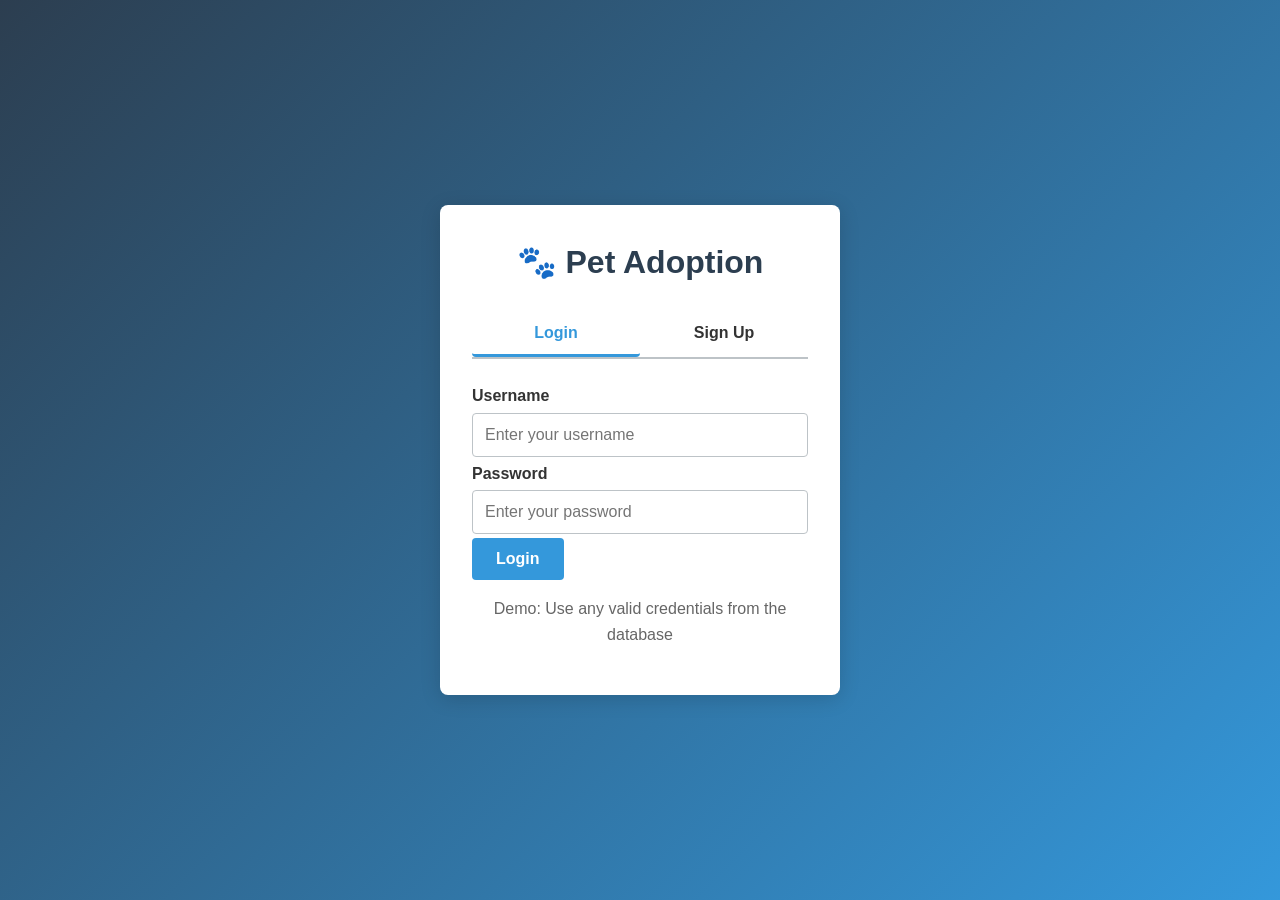
<file: frontend/staff-dashboard.html>
<!DOCTYPE html>
<html lang="en">
<head>
    <meta charset="UTF-8">
    <meta name="viewport" content="width=device-width, initial-scale=1.0">
    <title>Staff Dashboard - Pet Adoption System</title>
    <link rel="stylesheet" href="css/style.css">
</head>
<body>
    <!-- Navigation Bar -->
    <nav>
        <div class="logo">🐾 Pet Adoption Staff</div>
        <ul class="nav-links">
            <li><a href="#" onclick="switchSection('overview')">Dashboard</a></li>
            <li><a href="#" onclick="switchSection('pets')">Pets</a></li>
            <li><a href="#" onclick="switchSection('medical-records')">Medical Records</a></li>
        </ul>
        <div class="user-info">
            <span id="username">Staff Member</span>
            <button class="logout-btn" onclick="logoutUser()">Logout</button>
        </div>
    </nav>

    <div class="dashboard">
        <!-- Sidebar -->
        <div class="sidebar">
            <ul>
                <li><a href="#" class="sidebar-link active" onclick="switchSection('overview'); return false;">📊 Dashboard Overview</a></li>
                <li><a href="#" class="sidebar-link" onclick="switchSection('pets'); return false;">🐕 Pets</a></li>
                <li><a href="#" class="sidebar-link" onclick="switchSection('shelters'); return false;">🏠 Shelters</a></li>
                <li><a href="#" class="sidebar-link" onclick="switchSection('medical-records'); return false;">📋 Medical Records</a></li>
                <li><a href="#" class="sidebar-link" onclick="switchSection('vaccinations'); return false;">💉 Vaccinations</a></li>
            </ul>
        </div>

        <!-- Main Content -->
        <div class="main-content">
            <!-- Overview Section -->
            <div id="overview" class="content-section active">
                <h1>Staff Dashboard Overview</h1>
                <p>Welcome to your dashboard. From here you can manage pets, medical records, and vaccinations.</p>
                
                <h2>Quick Statistics</h2>
                <div id="statistics-container"></div>
                
                <h2>Quick Actions</h2>
                <div class="btn-group">
                    <button class="btn btn-primary" onclick="switchSection('pets'); showAddPetForm()">+ Add Pet</button>
                    <button class="btn btn-primary" onclick="switchSection('medical-records'); showAddMedicalRecordForm()">+ Add Medical Record</button>
                    <button class="btn btn-primary" onclick="switchSection('vaccinations'); showAddVaccinationForm()">+ Add Vaccination</button>
                </div>
            </div>

            <!-- Pets Section -->
            <div id="pets" class="content-section">
                <div style="display: flex; justify-content: space-between; align-items: center; margin-bottom: 1.5rem;">
                    <h1>Pet Management</h1>
                    <button class="btn btn-primary" onclick="showAddPetForm()">+ Add New Pet</button>
                </div>
                <div id="pets-container"></div>
            </div>

            <!-- Shelters Section -->
            <div id="shelters" class="content-section">
                <h1>Shelters</h1>
                <p>View all shelters in the system</p>
                <div id="shelters-container"></div>
            </div>

            <!-- Medical Records Section -->
            <div id="medical-records" class="content-section">
                <div style="display: flex; justify-content: space-between; align-items: center; margin-bottom: 1.5rem;">
                    <h1>Medical Records</h1>
                    <button class="btn btn-primary" onclick="showAddMedicalRecordForm()">+ Add Medical Record</button>
                </div>
                <div id="medical-records-container"></div>
            </div>

            <!-- Vaccinations Section -->
            <div id="vaccinations" class="content-section">
                <div style="display: flex; justify-content: space-between; align-items: center; margin-bottom: 1.5rem;">
                    <h1>Vaccinations</h1>
                    <button class="btn btn-primary" onclick="showAddVaccinationForm()">+ Add Vaccination</button>
                </div>
                <div id="vaccinations-container"></div>
            </div>
        </div>
    </div>

    <script src="js/api.js?v=20260408"></script>
    <script src="js/auth.js?v=20260408"></script>
    <script src="js/pets.js?v=20260408"></script>
    <script>
        // Initialize staff dashboard
        window.addEventListener('DOMContentLoaded', function() {
            // Check authentication
            checkAuthStatus();
            const user = getCurrentUser();
            const role = (user.role || '').toUpperCase();
            
            // Verify user is staff
            if (role !== 'STAFF') {
                if (role === 'ADMIN') {
                    window.location.href = 'admin-dashboard.html?v=20260408r2';
                    return;
                }
                if (role === 'ADOPTER') {
                    window.location.href = 'adopter-dashboard.html?v=20260408r2';
                    return;
                }
                alert('Session invalid. Please login again.');
                localStorage.removeItem('currentUser');
                window.location.href = 'login.html';
                return;
            }
            
            document.getElementById('username').textContent = user.username || 'Staff Member';
            loadOverview();
        });

        // Switch between sections
        function switchSection(sectionId) {
            // Hide all sections
            document.querySelectorAll('.content-section').forEach(section => {
                section.classList.remove('active');
            });

            // Update sidebar
            document.querySelectorAll('.sidebar-link').forEach(link => {
                link.classList.remove('active');
            });

            // Show selected section
            document.getElementById(sectionId).classList.add('active');

            // Update sidebar highlighting
            event.target.classList.add('active');

            // Load content based on section
            switch(sectionId) {
                case 'overview':
                    loadOverview();
                    break;
                case 'pets':
                    displayAllPets('pets-container');
                    break;
                case 'shelters':
                    displayAllShelters('shelters-container');
                    break;
                case 'medical-records':
                    displayAllMedicalRecords('medical-records-container');
                    break;
                case 'vaccinations':
                    displayAllVaccinations('vaccinations-container');
                    break;
            }
        }

        // Load overview with statistics
        async function loadOverview() {
            try {
                const pets = await getAllPets();
                const shelters = await getAllShelters();
                const records = await getAllMedicalRecords();
                const vaccinations = await getAllVaccinations();

                let html = '<div class="statistics-grid">';
                html += `
                    <div class="stat-card">
                        <h3>Total Pets</h3>
                        <p class="stat-number">${pets ? pets.length : 0}</p>
                    </div>
                    <div class="stat-card">
                        <h3>Shelters</h3>
                        <p class="stat-number">${shelters ? shelters.length : 0}</p>
                    </div>
                    <div class="stat-card">
                        <h3>Medical Records</h3>
                        <p class="stat-number">${records ? records.length : 0}</p>
                    </div>
                    <div class="stat-card">
                        <h3>Vaccinations</h3>
                        <p class="stat-number">${vaccinations ? vaccinations.length : 0}</p>
                    </div>
                `;
                html += '</div>';

                document.getElementById('statistics-container').innerHTML = html;
            } catch (error) {
                console.error('Error loading overview:', error);
                document.getElementById('statistics-container').innerHTML = 
                    '<p class="error">Error loading statistics</p>';
            }
        }

        // Display all shelters
        async function displayAllShelters(containerId) {
            const container = document.getElementById(containerId);
            container.innerHTML = '<p>Loading shelters...</p>';

            try {
                const shelters = await getAllShelters();

                if (!shelters || shelters.length === 0) {
                    container.innerHTML = '<p>No shelters found.</p>';
                    return;
                }

                let html = '<table class="shelters-table"><thead><tr>' +
                    '<th>Name</th><th>Capacity</th><th>Contact</th>' +
                    '</tr></thead><tbody>';

                shelters.forEach(shelter => {
                    html += `
                        <tr>
                            <td>${shelter.name}</td>
                            <td>${shelter.capacity}</td>
                            <td>${shelter.contactNo}</td>
                        </tr>
                    `;
                });

                html += '</tbody></table>';
                container.innerHTML = html;
            } catch (error) {
                container.innerHTML = '<p class="error">Error loading shelters</p>';
            }
        }

        // Display all medical records
        async function displayAllMedicalRecords(containerId) {
            const container = document.getElementById(containerId);
            container.innerHTML = '<p>Loading medical records...</p>';

            try {
                const records = await getAllMedicalRecords();

                if (!records || records.length === 0) {
                    container.innerHTML = '<p>No medical records found.</p>';
                    return;
                }

                let html = '<table class="records-table"><thead><tr>' +
                    '<th>Pet</th><th>Diagnosis</th><th>Treatment</th><th>Visit Date</th><th>Actions</th>' +
                    '</tr></thead><tbody>';

                records.forEach(record => {
                    html += `
                        <tr>
                            <td>${record.pet?.name || 'N/A'}</td>
                            <td>${record.diagnosis}</td>
                            <td>${record.treatment}</td>
                            <td>${record.visitDate}</td>
                            <td>
                                <button onclick="editMedicalRecordForm(${record.medicalRecordId})" class="btn-small">Edit</button>
                                <button onclick="deleteMedicalRecordConfirm(${record.medicalRecordId})" class="btn-small danger">Delete</button>
                            </td>
                        </tr>
                    `;
                });

                html += '</tbody></table>';
                container.innerHTML = html;
            } catch (error) {
                container.innerHTML = '<p class="error">Error loading medical records</p>';
            }
        }

        // Display all vaccinations
        async function displayAllVaccinations(containerId) {
            const container = document.getElementById(containerId);
            container.innerHTML = '<p>Loading vaccinations...</p>';

            try {
                const vaccinations = await getAllVaccinations();

                if (!vaccinations || vaccinations.length === 0) {
                    container.innerHTML = '<p>No vaccinations found.</p>';
                    return;
                }

                let html = '<table class="vaccinations-table"><thead><tr>' +
                    '<th>Pet</th><th>Vaccine Name</th><th>Date</th><th>Next Due</th><th>Status</th><th>Actions</th>' +
                    '</tr></thead><tbody>';

                vaccinations.forEach(vac => {
                    html += `
                        <tr>
                            <td>${vac.pet?.name || 'N/A'}</td>
                            <td>${vac.vaccineName}</td>
                            <td>${vac.vaccinationDate}</td>
                            <td>${vac.nextDueDate || 'N/A'}</td>
                            <td><span class="status ${vac.status.toLowerCase()}">${vac.status}</span></td>
                            <td>
                                <button onclick="editVaccinationForm(${vac.vaccinationId})" class="btn-small">Edit</button>
                                <button onclick="deleteVaccinationConfirm(${vac.vaccinationId})" class="btn-small danger">Delete</button>
                            </td>
                        </tr>
                    `;
                });

                html += '</tbody></table>';
                container.innerHTML = html;
            } catch (error) {
                container.innerHTML = '<p class="error">Error loading vaccinations</p>';
            }
        }

        // Logout function
        function logoutUser() {
            if (confirm('Are you sure you want to logout?')) {
                logout();
                window.location.href = 'login.html';
            }
        }

        // Helper functions for deletion
        function deleteMedicalRecordConfirm(recordId) {
            if (confirm('Are you sure you want to delete this medical record?')) {
                deleteMedicalRecord(recordId).then(() => {
                    displayAllMedicalRecords('medical-records-container');
                });
            }
        }

        function deleteVaccinationConfirm(vacId) {
            if (confirm('Are you sure you want to delete this vaccination?')) {
                deleteVaccination(vacId).then(() => {
                    displayAllVaccinations('vaccinations-container');
                });
            }
        }

        // Form functions
        function showAddMedicalRecordForm() {
            alert('Medical record form implementation pending');
        }

        function editMedicalRecordForm(recordId) {
            alert('Edit medical record form implementation pending');
        }

        function showAddVaccinationForm() {
            alert('Vaccination form implementation pending');
        }

        function editVaccinationForm(vacId) {
            alert('Edit vaccination form implementation pending');
        }
    </script>
</body>
</html>
</file>
<file: frontend/css/style.css>
/* ===========================
   Pet Adoption System - Styles
   =========================== */

* {
    margin: 0;
    padding: 0;
    box-sizing: border-box;
}

:root {
    --primary-color: #2c3e50;
    --secondary-color: #3498db;
    --success-color: #27ae60;
    --danger-color: #e74c3c;
    --warning-color: #f39c12;
    --light-color: #ecf0f1;
    --dark-color: #2c3e50;
    --text-color: #333;
    --border-color: #bdc3c7;
    --shadow: 0 2px 10px rgba(0, 0, 0, 0.1);
    --shadow-lg: 0 4px 20px rgba(0, 0, 0, 0.15);
}

/* ===========================
   Base Styles
   =========================== */

body {
    font-family: 'Segoe UI', Tahoma, Geneva, Verdana, sans-serif;
    background-color: #f5f5f5;
    color: var(--text-color);
    line-height: 1.6;
}

html, body {
    height: 100%;
}

/* ===========================
   Navigation & Header
   =========================== */

nav {
    background-color: var(--primary-color);
    padding: 1rem 2rem;
    display: flex;
    justify-content: space-between;
    align-items: center;
    box-shadow: var(--shadow);
    position: sticky;
    top: 0;
    z-index: 1000;
}

nav .logo {
    color: white;
    font-size: 1.5rem;
    font-weight: bold;
}

nav .nav-links {
    display: flex;
    gap: 2rem;
    align-items: center;
    list-style: none;
}

nav a {
    color: white;
    text-decoration: none;
    transition: color 0.3s;
}

nav a:hover {
    color: var(--secondary-color);
}

.user-info {
    display: flex;
    align-items: center;
    gap: 1rem;
    color: white;
}

.logout-btn {
    background-color: var(--danger-color);
    color: white;
    padding: 0.5rem 1rem;
    border: none;
    border-radius: 4px;
    cursor: pointer;
    transition: background-color 0.3s;
}

.logout-btn:hover {
    background-color: #c0392b;
}

/* ===========================
   Containers & Layout
   =========================== */

.container {
    max-width: 1200px;
    margin: 0 auto;
    padding: 2rem;
}

.row {
    display: grid;
    grid-template-columns: repeat(auto-fit, minmax(300px, 1fr));
    gap: 2rem;
    margin-bottom: 2rem;
}

/* ===========================
   Authentication Pages
   =========================== */

.auth-container {
    min-height: 100vh;
    display: flex;
    justify-content: center;
    align-items: center;
    background: linear-gradient(135deg, var(--primary-color), var(--secondary-color));
}

.auth-card {
    background: white;
    padding: 2rem;
    border-radius: 8px;
    box-shadow: var(--shadow-lg);
    width: 100%;
    max-width: 400px;
}

.auth-card h1 {
    text-align: center;
    margin-bottom: 1.5rem;
    color: var(--primary-color);
}

.auth-tabs {
    display: flex;
    gap: 0;
    margin-bottom: 1.5rem;
    border-bottom: 2px solid var(--border-color);
}

.auth-tabs button {
    flex: 1;
    padding: 0.75rem;
    background: none;
    border: none;
    cursor: pointer;
    font-size: 1rem;
    color: var(--text-color);
    border-bottom: 3px solid transparent;
    transition: all 0.3s;
}

.auth-tabs button.active {
    color: var(--secondary-color);
    border-bottom-color: var(--secondary-color);
}

.auth-form {
    display: none;
}

.auth-form.active {
    display: block;
}

/* ===========================
   Forms
   =========================== */

form {
    display: flex;
    flex-direction: column;
    gap: 1rem;
}

input[type="text"],
input[type="email"],
input[type="password"],
input[type="number"],
select,
textarea {
    padding: 0.75rem;
    border: 1px solid var(--border-color);
    border-radius: 4px;
    font-size: 1rem;
    font-family: inherit;
    transition: border-color 0.3s;
}

input[type="text"]:focus,
input[type="email"]:focus,
input[type="password"]:focus,
input[type="number"]:focus,
select:focus,
textarea:focus {
    outline: none;
    border-color: var(--secondary-color);
    box-shadow: 0 0 5px rgba(52, 152, 219, 0.3);
}

label {
    font-weight: 600;
    margin-bottom: 0.25rem;
    display: block;
}

.form-group {
    display: flex;
    flex-direction: column;
}

.error-message {
    color: var(--danger-color);
    font-size: 0.875rem;
    margin-top: 0.25rem;
}

.form-validation.invalid input,
.form-validation.invalid select {
    border-color: var(--danger-color);
}

/* ===========================
   Buttons
   =========================== */

button,
.btn {
    padding: 0.75rem 1.5rem;
    border: none;
    border-radius: 4px;
    font-size: 1rem;
    font-weight: 600;
    cursor: pointer;
    transition: all 0.3s;
    text-decoration: none;
    display: inline-block;
    text-align: center;
}

.btn-primary {
    background-color: var(--secondary-color);
    color: white;
}

.btn-primary:hover {
    background-color: #2980b9;
    transform: translateY(-2px);
    box-shadow: var(--shadow);
}

.btn-secondary {
    background-color: var(--light-color);
    color: var(--text-color);
    border: 1px solid var(--border-color);
}

.btn-secondary:hover {
    background-color: #d5dbdb;
}

.btn-success {
    background-color: var(--success-color);
    color: white;
}

.btn-success:hover {
    background-color: #229954;
}

.btn-danger {
    background-color: var(--danger-color);
    color: white;
}

.btn-danger:hover {
    background-color: #c0392b;
}

.btn-warning {
    background-color: var(--warning-color);
    color: white;
}

.btn-warning:hover {
    background-color: #e67e22;
}

.btn-small {
    padding: 0.5rem 1rem;
    font-size: 0.875rem;
    margin-right: 0.5rem;
}

.btn-group {
    display: flex;
    gap: 0.5rem;
    flex-wrap: wrap;
}

/* ===========================
   Modals
   =========================== */

.details-modal,
.form-modal {
    position: fixed;
    top: 0;
    left: 0;
    width: 100%;
    height: 100%;
    background: rgba(0, 0, 0, 0.5);
    display: flex;
    justify-content: center;
    align-items: center;
    z-index: 2000;
}

.modal-content {
    background: white;
    padding: 2rem;
    border-radius: 8px;
    box-shadow: var(--shadow-lg);
    width: 90%;
    max-width: 600px;
    max-height: 90vh;
    overflow-y: auto;
    position: relative;
}

.close-modal {
    position: absolute;
    top: 1rem;
    right: 1rem;
    font-size: 2rem;
    cursor: pointer;
    color: var(--text-color);
    transition: color 0.3s;
}

.close-modal:hover {
    color: var(--danger-color);
}

.modal-content h2 {
    margin-bottom: 1.5rem;
    color: var(--primary-color);
}

/* ===========================
   Cards & Grid
   =========================== */

.card {
    background: white;
    border-radius: 8px;
    padding: 1.5rem;
    box-shadow: var(--shadow);
    transition: all 0.3s;
}

.card:hover {
    transform: translateY(-4px);
    box-shadow: var(--shadow-lg);
}

.pet-card,
.adoption-card,
.stat-card {
    background: white;
    border-radius: 8px;
    padding: 1.5rem;
    box-shadow: var(--shadow);
    transition: all 0.3s;
}

.pet-card:hover,
.adoption-card:hover {
    transform: translateY(-4px);
    box-shadow: var(--shadow-lg);
}

.pet-card h3,
.adoption-card h3 {
    color: var(--primary-color);
    margin-bottom: 1rem;
}

.pet-card p,
.adoption-card p {
    margin-bottom: 0.5rem;
    color: #555;
}

.pet-card .actions,
.adoption-card .actions {
    margin-top: 1rem;
    display: flex;
    gap: 0.5rem;
    flex-wrap: wrap;
}

.pet-card.featured {
    background: linear-gradient(135deg, #ecf0f1, #d5dbdb);
    border: 2px solid var(--secondary-color);
}

.pets-grid {
    display: grid;
    grid-template-columns: repeat(auto-fill, minmax(280px, 1fr));
    gap: 2rem;
}

.adoptions-list {
    display: grid;
    grid-template-columns: repeat(auto-fill, minmax(280px, 1fr));
    gap: 2rem;
}

/* ===========================
   Status Badges
   =========================== */

.status {
    display: inline-block;
    padding: 0.25rem 0.75rem;
    border-radius: 12px;
    font-size: 0.875rem;
    font-weight: 600;
}

.status.available {
    background-color: #d5f4e6;
    color: var(--success-color);
}

.status.healthy {
    background-color: #d5f4e6;
    color: var(--success-color);
}

.status.pending {
    background-color: #fef5e7;
    color: var(--warning-color);
}

.status.approved {
    background-color: #d5f4e6;
    color: var(--success-color);
}

.status.adopted {
    background-color: #d6eaf8;
    color: var(--secondary-color);
}

.status.rejected {
    background-color: #fadbd8;
    color: var(--danger-color);
}

.status.injured {
    background-color: #fadbd8;
    color: var(--danger-color);
}

.status.sick {
    background-color: #fadbd8;
    color: var(--danger-color);
}

.status.recovering {
    background-color: #fef5e7;
    color: var(--warning-color);
}

/* ===========================
   Tables
   =========================== */

table {
    width: 100%;
    border-collapse: collapse;
    background: white;
    border-radius: 8px;
    overflow: hidden;
    box-shadow: var(--shadow);
}

thead {
    background-color: var(--primary-color);
    color: white;
}

th {
    padding: 1rem;
    text-align: left;
    font-weight: 600;
}

td {
    padding: 1rem;
    border-bottom: 1px solid var(--border-color);
}

tbody tr:last-child td {
    border-bottom: none;
}

tbody tr:hover {
    background-color: #f9f9f9;
}

/* ===========================
   Alerts & Notifications
   =========================== */

.alert {
    padding: 1rem;
    border-radius: 4px;
    margin-bottom: 1rem;
    border-left: 4px solid transparent;
}

.alert.success {
    background-color: #d5f4e6;
    color: #27ae60;
    border-left-color: #27ae60;
}

.alert.error {
    background-color: #fadbd8;
    color: #e74c3c;
    border-left-color: #e74c3c;
}

.alert.warning {
    background-color: #fef5e7;
    color: #f39c12;
    border-left-color: #f39c12;
}

.alert.info {
    background-color: #d6eaf8;
    color: #3498db;
    border-left-color: #3498db;
}

/* ===========================
   Dashboard Layout
   =========================== */

.dashboard {
    display: grid;
    grid-template-columns: 250px 1fr;
    min-height: calc(100vh - 60px);
}

.sidebar {
    background-color: var(--primary-color);
    color: white;
    padding: 2rem 0;
    position: sticky;
    top: 60px;
    max-height: calc(100vh - 60px);
    overflow-y: auto;
}

.sidebar ul {
    list-style: none;
}

.sidebar li {
    margin: 0;
}

.sidebar a {
    display: block;
    padding: 1rem 2rem;
    color: white;
    text-decoration: none;
    transition: all 0.3s;
    border-left: 3px solid transparent;
}

.sidebar a:hover {
    background-color: rgba(255, 255, 255, 0.1);
    border-left-color: var(--secondary-color);
}

.sidebar a.active {
    background-color: var(--secondary-color);
    border-left-color: white;
}

.main-content {
    padding: 2rem;
    background-color: #f5f5f5;
    overflow-y: auto;
}

.content-section {
    display: none;
}

.content-section.active {
    display: block;
}

/* ===========================
   Statistics
   =========================== */

.statistics-grid {
    display: grid;
    grid-template-columns: repeat(auto-fit, minmax(250px, 1fr));
    gap: 2rem;
    margin-bottom: 2rem;
}

.stat-card {
    background: white;
    padding: 2rem;
    border-radius: 8px;
    box-shadow: var(--shadow);
    text-align: center;
    border-top: 4px solid var(--secondary-color);
}

.stat-card.success {
    border-top-color: var(--success-color);
}

.stat-card.danger {
    border-top-color: var(--danger-color);
}

.stat-card.warning {
    border-top-color: var(--warning-color);
}

.stat-card h3 {
    color: var(--text-color);
    margin-bottom: 1rem;
    font-size: 1rem;
}

.stat-number {
    font-size: 2.5rem;
    font-weight: bold;
    color: var(--secondary-color);
}

.stat-card.success .stat-number {
    color: var(--success-color);
}

.stat-card.danger .stat-number {
    color: var(--danger-color);
}

.stat-card.warning .stat-number {
    color: var(--warning-color);
}

/* ===========================
   Headings & Typography
   =========================== */

h1 {
    font-size: 2rem;
    margin-bottom: 1.5rem;
    color: var(--primary-color);
}

h2 {
    font-size: 1.5rem;
    margin-bottom: 1rem;
    color: var(--primary-color);
}

h3 {
    font-size: 1.25rem;
    margin-bottom: 0.75rem;
    color: var(--primary-color);
}

h4 {
    font-size: 1.1rem;
    margin-bottom: 0.5rem;
}

p {
    margin-bottom: 0.5rem;
}

/* ===========================
   Actions Modal
   =========================== */

.actions-modal {
    display: flex;
    gap: 1rem;
    margin-top: 1.5rem;
    justify-content: center;
}

/* ===========================
   Details Display
   =========================== */

.pet-details,
.adoption-details,
.staff-details {
    display: grid;
    gap: 1rem;
    margin-bottom: 1.5rem;
}

.pet-details p,
.adoption-details p,
.staff-details p {
    display: flex;
    justify-content: space-between;
    padding: 0.5rem 0;
    border-bottom: 1px solid var(--border-color);
}

.pet-details strong,
.adoption-details strong,
.staff-details strong {
    color: var(--primary-color);
    min-width: 150px;
}

/* ===========================
   Lists
   =========================== */

ul {
    margin-left: 1.5rem;
    margin-bottom: 1rem;
}

li {
    margin-bottom: 0.5rem;
}

/* ===========================
   Responsive Design
   =========================== */

@media (max-width: 768px) {
    .dashboard {
        grid-template-columns: 1fr;
    }

    .sidebar {
        position: relative;
        top: auto;
        max-height: none;
        display: none;
    }

    .sidebar.mobile-open {
        display: block;
    }

    nav {
        flex-direction: column;
        gap: 1rem;
        padding: 1rem;
    }

    nav .nav-links {
        flex-direction: column;
        gap: 0.5rem;
    }

    .pets-grid {
        grid-template-columns: 1fr;
    }

    .adoptions-list {
        grid-template-columns: 1fr;
    }

    .statistics-grid {
        grid-template-columns: 1fr;
    }

    table {
        font-size: 0.875rem;
    }

    th, td {
        padding: 0.75rem 0.5rem;
    }

    .modal-content {
        width: 95%;
        max-width: 95%;
    }

    .row {
        grid-template-columns: 1fr;
    }

    h1 {
        font-size: 1.5rem;
    }

    .container {
        padding: 1rem;
    }
}

@media (max-width: 480px) {
    nav {
        padding: 0.5rem;
    }

    nav .logo {
        font-size: 1.25rem;
    }

    .auth-card {
        max-width: 90%;
        padding: 1.5rem;
    }

    button,
    .btn {
        padding: 0.6rem 1.2rem;
        font-size: 0.9rem;
    }

    .pet-card,
    .adoption-card,
    .stat-card {
        padding: 1rem;
    }

    .modal-content {
        max-height: 100vh;
        border-radius: 0;
    }

    table {
        font-size: 0.75rem;
    }

    .btn-group {
        flex-direction: column;
    }

    .btn-small {
        width: 100%;
    }
}

/* ===========================
   Animations
   =========================== */

@keyframes fadeIn {
    from {
        opacity: 0;
        transform: translateY(10px);
    }
    to {
        opacity: 1;
        transform: translateY(0);
    }
}

.card,
.pet-card,
.adoption-card,
.stat-card {
    animation: fadeIn 0.3s ease-in;
}

@keyframes slideIn {
    from {
        transform: translateX(-20px);
        opacity: 0;
    }
    to {
        transform: translateX(0);
        opacity: 1;
    }
}

.details-modal,
.form-modal {
    animation: fadeIn 0.2s ease-in;
}

/* ===========================
   Utility Classes
   =========================== */

.hidden {
    display: none !important;
}

.visible {
    display: block !important;
}

.text-center {
    text-align: center;
}

.text-right {
    text-align: right;
}

.text-left {
    text-align: left;
}

.mt-1 {
    margin-top: 0.5rem;
}

.mt-2 {
    margin-top: 1rem;
}

.mt-3 {
    margin-top: 1.5rem;
}

.mb-1 {
    margin-bottom: 0.5rem;
}

.mb-2 {
    margin-bottom: 1rem;
}

.mb-3 {
    margin-bottom: 1.5rem;
}

.p-1 {
    padding: 0.5rem;
}

.p-2 {
    padding: 1rem;
}

.p-3 {
    padding: 1.5rem;
}

.flex {
    display: flex;
}

.gap-1 {
    gap: 0.5rem;
}

.gap-2 {
    gap: 1rem;
}

.gap-3 {
    gap: 1.5rem;
}

.border {
    border: 1px solid var(--border-color);
}

.rounded {
    border-radius: 4px;
}

.shadow {
    box-shadow: var(--shadow);
}
</file>
